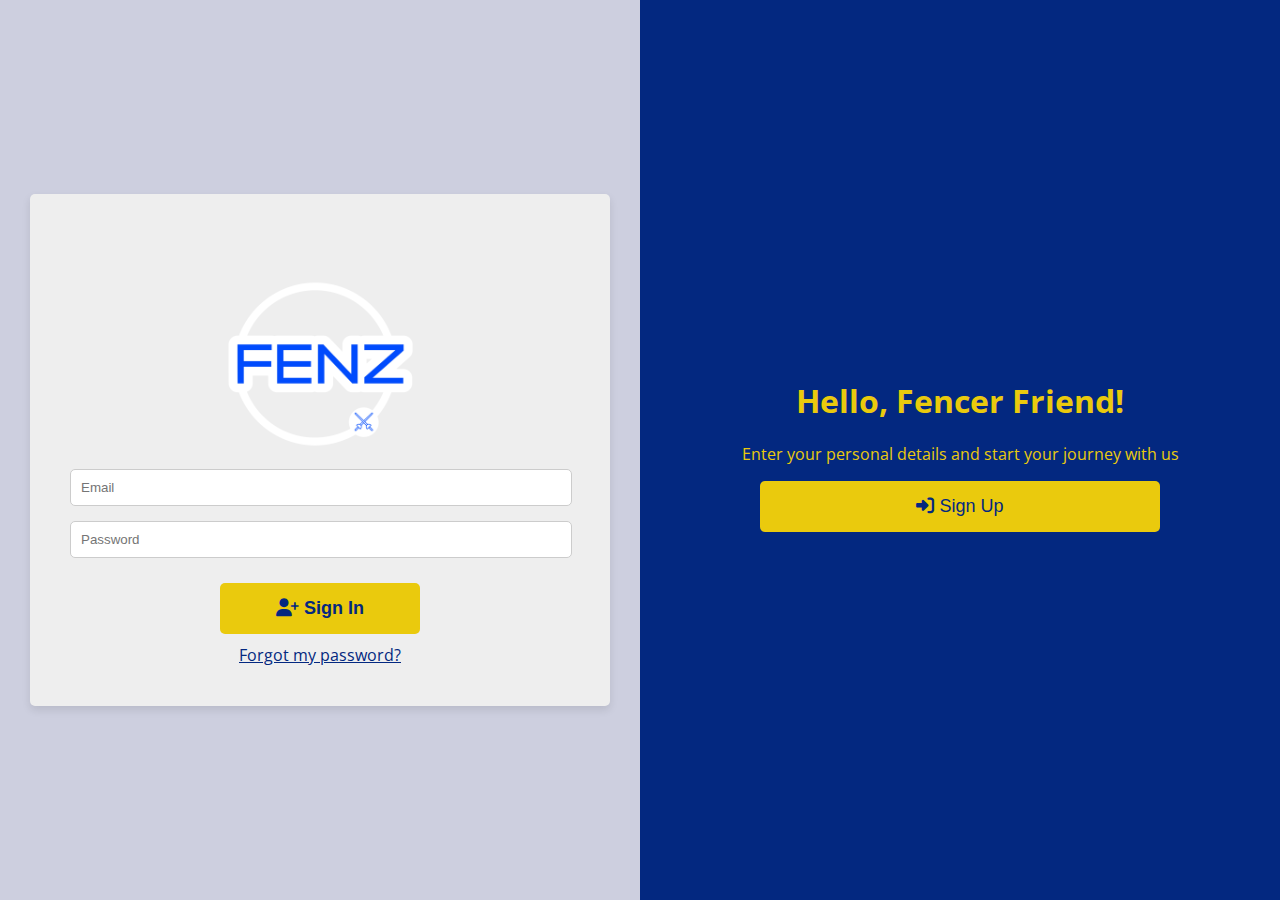
<file: fenzApp/src/main/resources/static/index.html>
<!DOCTYPE html>
<html lang="en">
<head>
    <meta charset="UTF-8">
    <meta name="viewport" content="width=device-width, initial-scale=1.0">
    <title>Welcome Page</title>
    <link rel="stylesheet" href="stylesheet.css">
    <script src="https://code.jquery.com/jquery-3.6.0.min.js"></script>
    <link href="https://fonts.googleapis.com/css2?family=Open+Sans:wght@400;600&display=swap" rel="stylesheet">
    <link href="https://cdnjs.cloudflare.com/ajax/libs/font-awesome/6.1.1/css/all.min.css" rel="stylesheet">
</head>
<body>
<div class="split left">
    <div class="form-container">
        <img src="logo.png" alt="Fenz Logo" class="logo">
        <form id="loginForm">
            <input type="email" placeholder="Email" required>
            <input type="password" placeholder="Password" required>
            <button type="submit"><i class="fa fa-user-plus"></i> Sign In</button>
            <a href="path-to-reset-password" class="forgot-password">Forgot my password?</a>
        </form>
    </div>
</div>
<div class="split right">
    <div class="centered">
        <h1>Hello, Fencer Friend!</h1>
        <p>Enter your personal details and start your journey with us</p>
        <button onClick="window.location.href='signup.html';"><i class="fa fa-sign-in-alt"></i> Sign Up</button>
    </div>
</div>
<script>
    $(document).ready(function() {
        $('#loginForm').on('submit', function(e) {
            e.preventDefault();

            var userData = {
                email: $('input[name="email"]').val(),
                password: $('input[name="password"]').val()
            };

            $.ajax({
                type: 'POST',
                url: '/login',
                contentType: 'application/json',
                data: JSON.stringify(userData),
                success: function(response) {

                },
                error: function(xhr, status, error) {

                    alert('Login failed: ' + error);
                }
            });
        });
    });
</script>
</body>
</html>
</file>
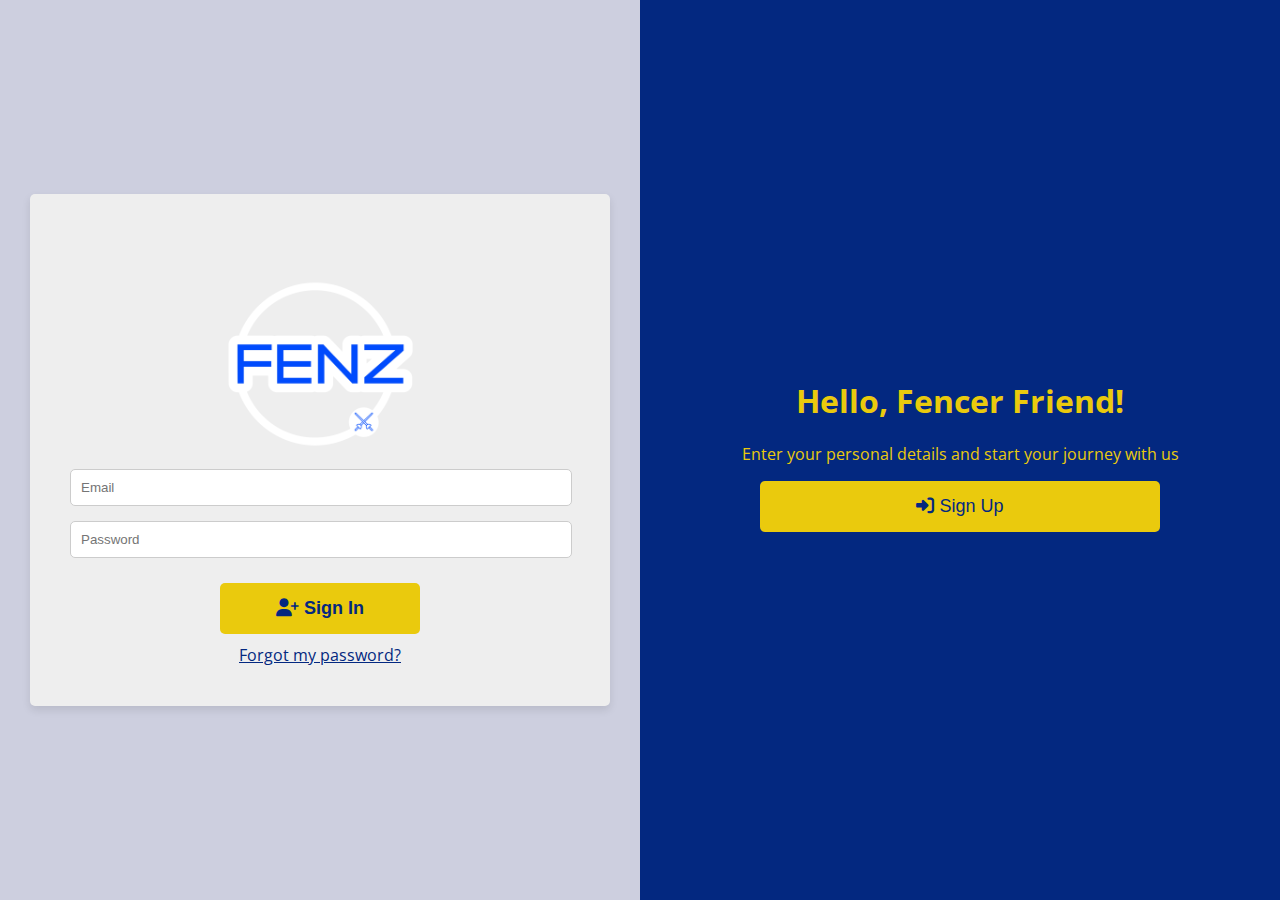
<file: fenzApp/src/main/resources/static/HTML/index.html>
<!DOCTYPE html>
<html lang="en">
<head>
    <meta charset="UTF-8">
    <meta name="viewport" content="width=device-width, initial-scale=1.0">
    <title>Welcome Page</title>
    <link rel="stylesheet" href="stylesheet.css">
    <script src="https://code.jquery.com/jquery-3.6.0.min.js"></script>
    <link href="https://fonts.googleapis.com/css2?family=Open+Sans:wght@400;600&display=swap" rel="stylesheet">
    <link href="https://cdnjs.cloudflare.com/ajax/libs/font-awesome/6.1.1/css/all.min.css" rel="stylesheet">
</head>
<body>
<div class="split left">
    <div class="form-container">
        <img src="logo.png" alt="Fenz Logo" class="logo">
        <form id="loginForm">
            <input type="email" placeholder="Email" required>
            <input type="password" placeholder="Password" required>
            <button type="submit"><i class="fa fa-user-plus"></i> Sign In</button>
            <a href="path-to-reset-password" class="forgot-password">Forgot my password?</a>
        </form>
    </div>
</div>
<div class="split right">
    <div class="centered">
        <h1>Hello, Fencer Friend!</h1>
        <p>Enter your personal details and start your journey with us</p>
        <button onClick="window.location.href='signup.html';"><i class="fa fa-sign-in-alt"></i> Sign Up</button>
    </div>
</div>
<script>
    $(document).ready(function() {
        $('#loginForm').on('submit', function(e) {
            e.preventDefault();

            var userData = {
                email: $('input[name="email"]').val(),
                password: $('input[name="password"]').val()
            };

            $.ajax({
                type: 'POST',
                url: '/login',
                contentType: 'application/json',
                data: JSON.stringify(userData),
                success: function(response) {

                },
                error: function(xhr, status, error) {

                    alert('Login failed: ' + error);
                }
            });
        });
    });
</script>
</body>
</html>
</file>
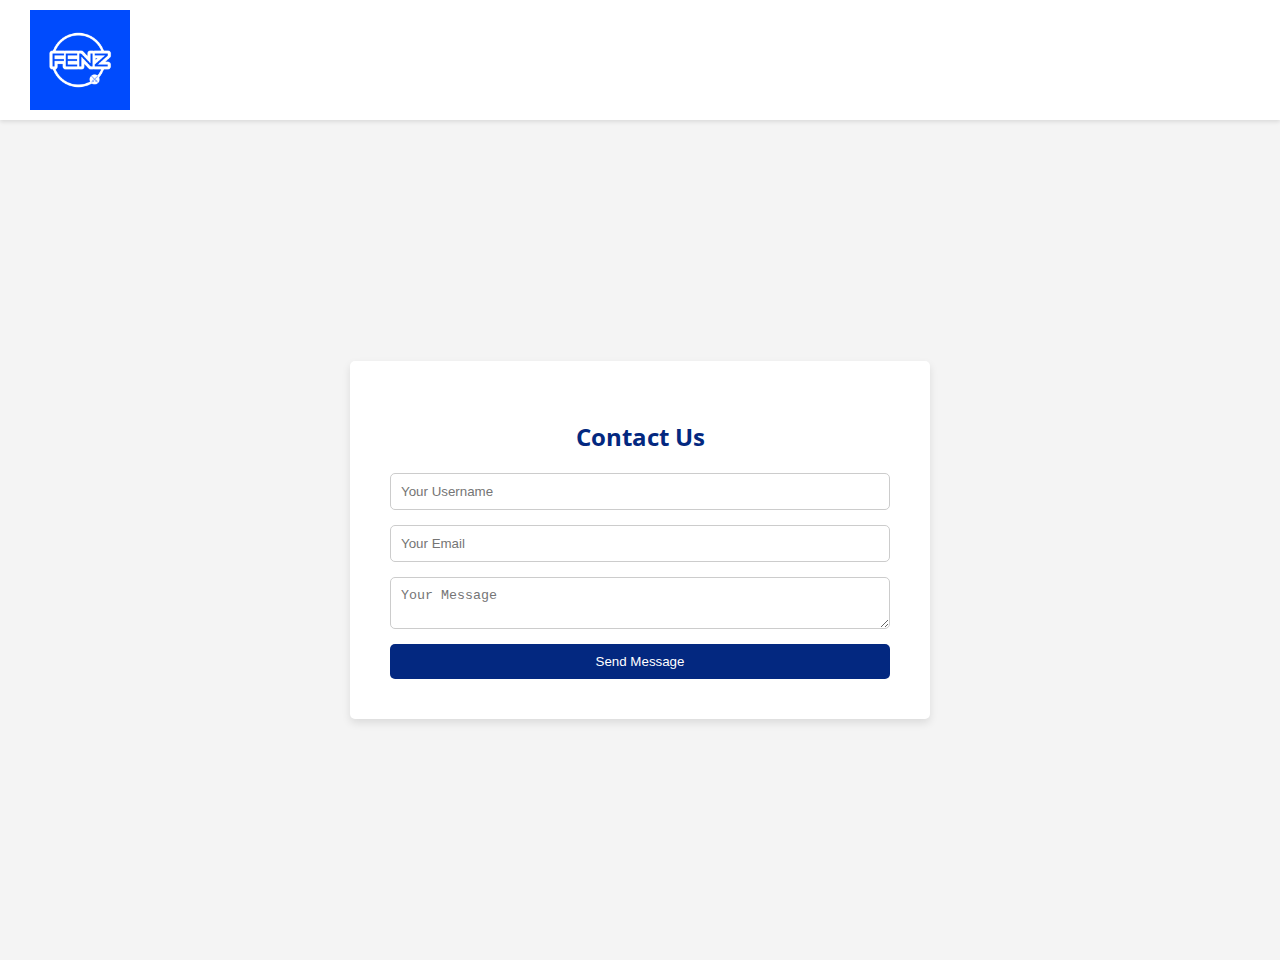
<file: fenzApp/src/main/resources/static/ContactUs.html>
<!DOCTYPE html>
<html lang="en">
<head>
  <meta charset="UTF-8">
  <meta name="viewport" content="width=device-width, initial-scale=1.0">
  <title>Contact Us - Fenz</title>
  <link rel="stylesheet" href="stylesheet2.css">
  <script src="https://code.jquery.com/jquery-3.6.0.min.js"></script>
  <link href="https://fonts.googleapis.com/css2?family=Open+Sans:wght@400;600&display=swap" rel="stylesheet">
</head>
<body>
<header>
  <img src="logo2.png" alt="Fenz Logo" class="logo-header">
</header>
<main>
  <div class="contact-form-container">
    <h2>Contact Us</h2>
    <form id="contactForm">
      <input type="text" name="username" placeholder="Your Username" required>
      <input type="email" name="email" placeholder="Your Email" required>
      <textarea name="message" placeholder="Your Message" required></textarea>
      <button type="submit">Send Message</button>
    </form>
  </div>
</main>
<script>
  $(document).ready(function() {
    $('#contactForm').on('submit', function(e) {
      e.preventDefault();

      var contactData = {
        name: $('input[name="name"]').val(),
        email: $('input[name="email"]').val(),
        message: $('textarea[name="message"]').val()
      };

      $.ajax({
        type: 'POST',
        url: '/api/contact',
        contentType: 'application/json',
        data: JSON.stringify(contactData),
        success: function(response) {
          alert('Thank you for contacting us! We will get back to you soon.');
        },
        error: function(xhr) {
          var errorMessage = xhr.responseJSON ? xhr.responseJSON.join("; ") : "Something went wrong, please try again.";
          alert(errorMessage);
        }
      });
    });
  });
</script>
</body>
</html>
</file>
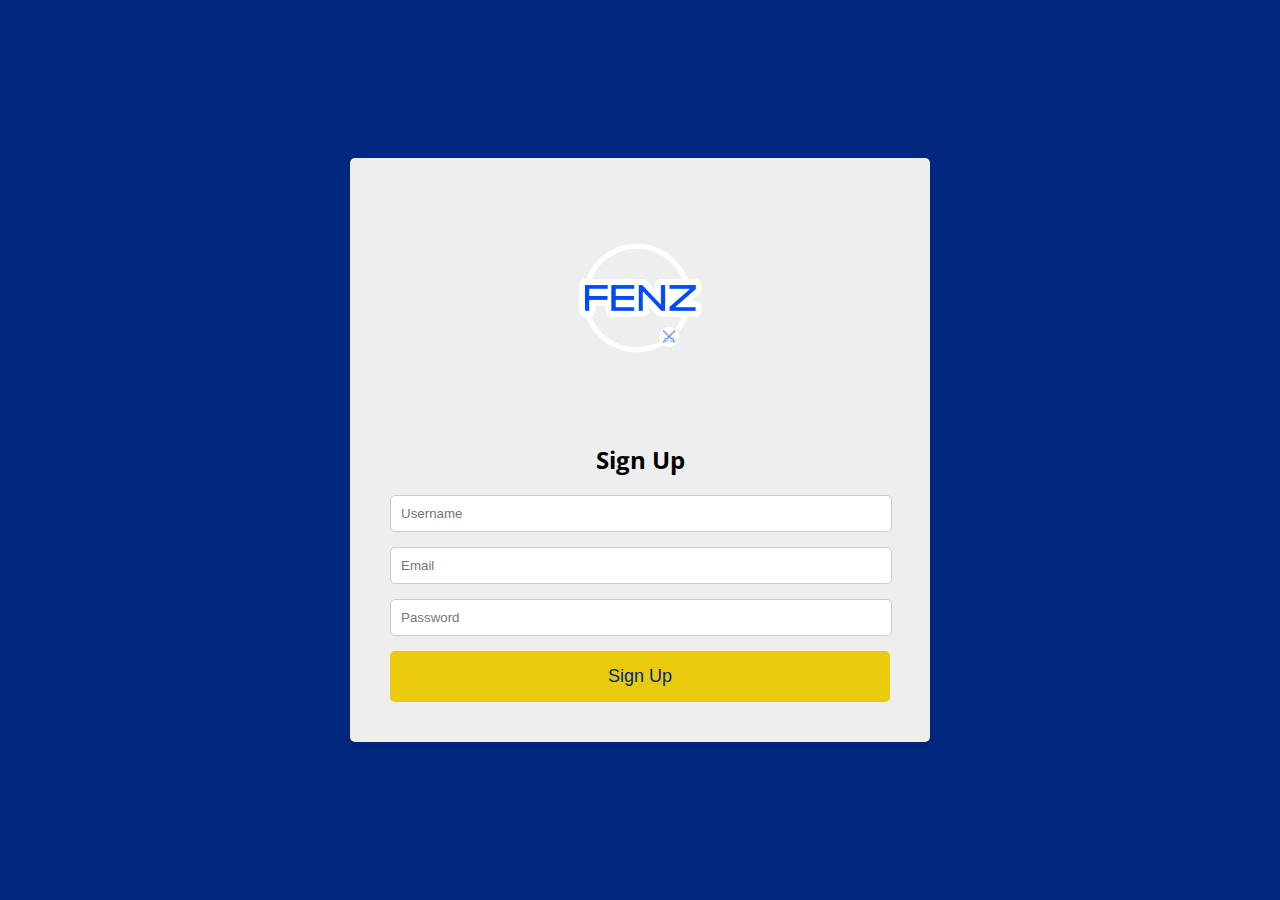
<file: fenzApp/src/main/resources/static/signup.html>
<!DOCTYPE html>
<html lang="en">
<head>
  <meta charset="UTF-8">
  <meta name="viewport" content="width=device-width, initial-scale=1.0">
  <title>Sign Up Page</title>
  <link rel="stylesheet" href="stylesheet.css">
  <script src="https://code.jquery.com/jquery-3.6.0.min.js"></script>
  <link href="https://fonts.googleapis.com/css2?family=Open+Sans:wght@400;600&display=swap" rel="stylesheet">
</head>
<body class="full-background">
<div class="form-box">
  <img src="logo.png" alt="Fenz Logo" class="logo-signup">
  <h2>Sign Up</h2>
  <form id="signupForm">
    <input type="text" placeholder="Username" required>
    <input type="email" placeholder="Email" required>
    <input type="password" placeholder="Password" required>
    <button type="submit"><i class="fa fa-user-plus"></i> Sign Up</button>
  </form>
</div>
<script>
  $(document).ready(function() {
    $('#signupForm').on('submit', function(e) {
      e.preventDefault();

      var registrationData = {
        username: $('input[name="username"]').val(),
        email: $('input[name="email"]').val(),
        password: $('input[name="password"]').val()
      };

      $.ajax({
        type: 'POST',
        url: '/signup', // URL to endpoint
        contentType: 'application/json',
        data: JSON.stringify(registrationData),
        success: function(response) {

          alert('Signup successful!');
          window.location.href = '/index';
        },
        error: function(xhr, status, error) {
          alert('Signup failed: ' + xhr.responseJSON.join("; "));
        }
      });
    });
  });
</script>
</body>
</html>
</file>
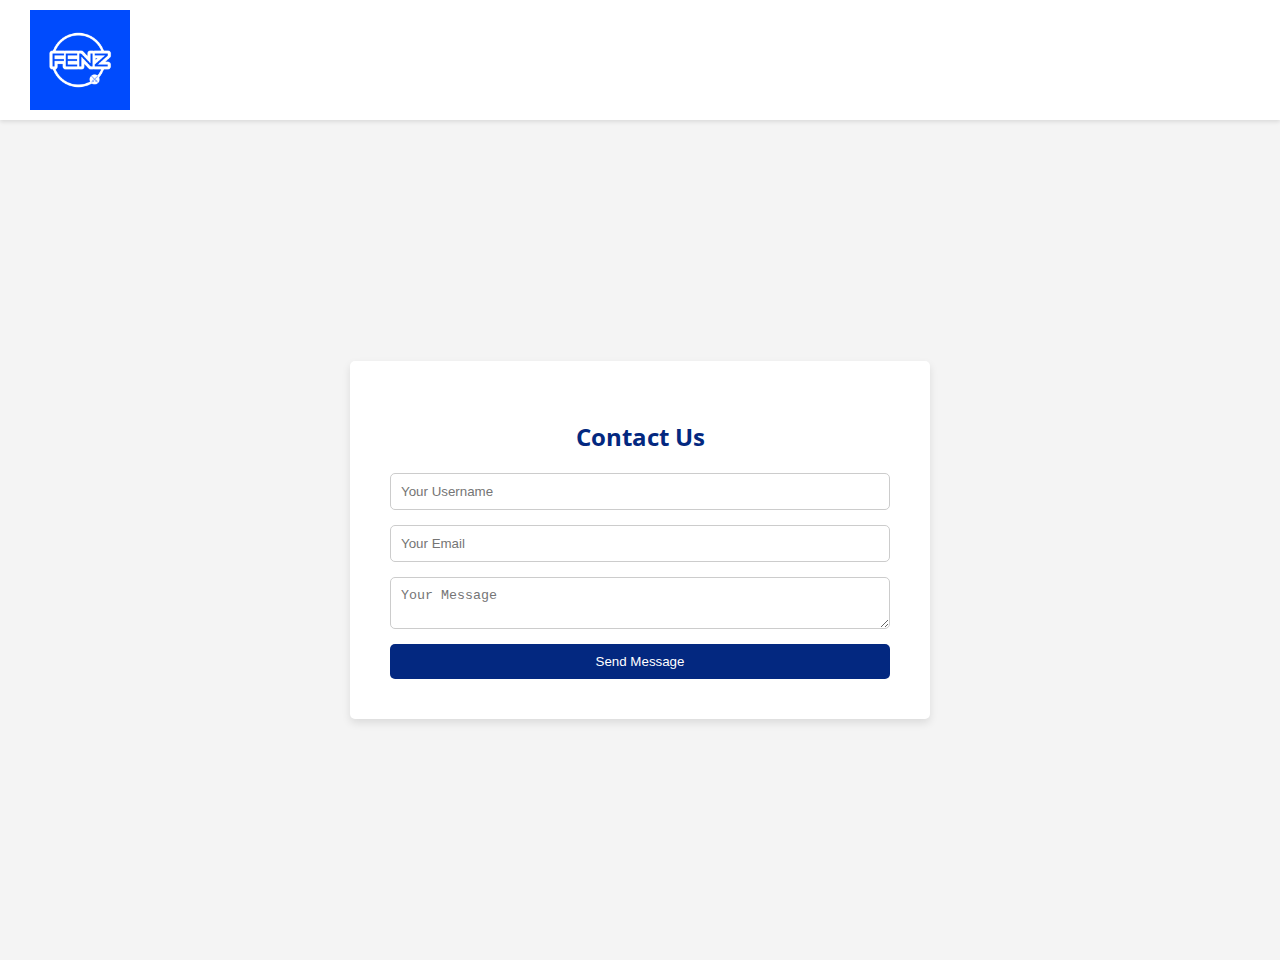
<file: fenzApp/src/main/resources/static/HTML/ContactUs.html>
<!DOCTYPE html>
<html lang="en">
<head>
  <meta charset="UTF-8">
  <meta name="viewport" content="width=device-width, initial-scale=1.0">
  <title>Contact Us - Fenz</title>
  <link rel="stylesheet" href="stylesheet2.css">
  <script src="https://code.jquery.com/jquery-3.6.0.min.js"></script>
  <link href="https://fonts.googleapis.com/css2?family=Open+Sans:wght@400;600&display=swap" rel="stylesheet">
</head>
<body>
<header>
  <img src="logo2.png" alt="Fenz Logo" class="logo-header">
</header>
<main>
  <div class="contact-form-container">
    <h2>Contact Us</h2>
    <form id="contactForm">
      <input type="text" name="username" placeholder="Your Username" required>
      <input type="email" name="email" placeholder="Your Email" required>
      <textarea name="message" placeholder="Your Message" required></textarea>
      <button type="submit">Send Message</button>
    </form>
  </div>
</main>
<script>
  $(document).ready(function() {
    $('#contactForm').on('submit', function(e) {
      e.preventDefault();

      var contactData = {
        name: $('input[name="name"]').val(),
        email: $('input[name="email"]').val(),
        message: $('textarea[name="message"]').val()
      };

      $.ajax({
        type: 'POST',
        url: '/api/contact',
        contentType: 'application/json',
        data: JSON.stringify(contactData),
        success: function(response) {
          alert('Thank you for contacting us! We will get back to you soon.');
        },
        error: function(xhr) {
          var errorMessage = xhr.responseJSON ? xhr.responseJSON.join("; ") : "Something went wrong, please try again.";
          alert(errorMessage);
        }
      });
    });
  });
</script>
</body>
</html>
</file>
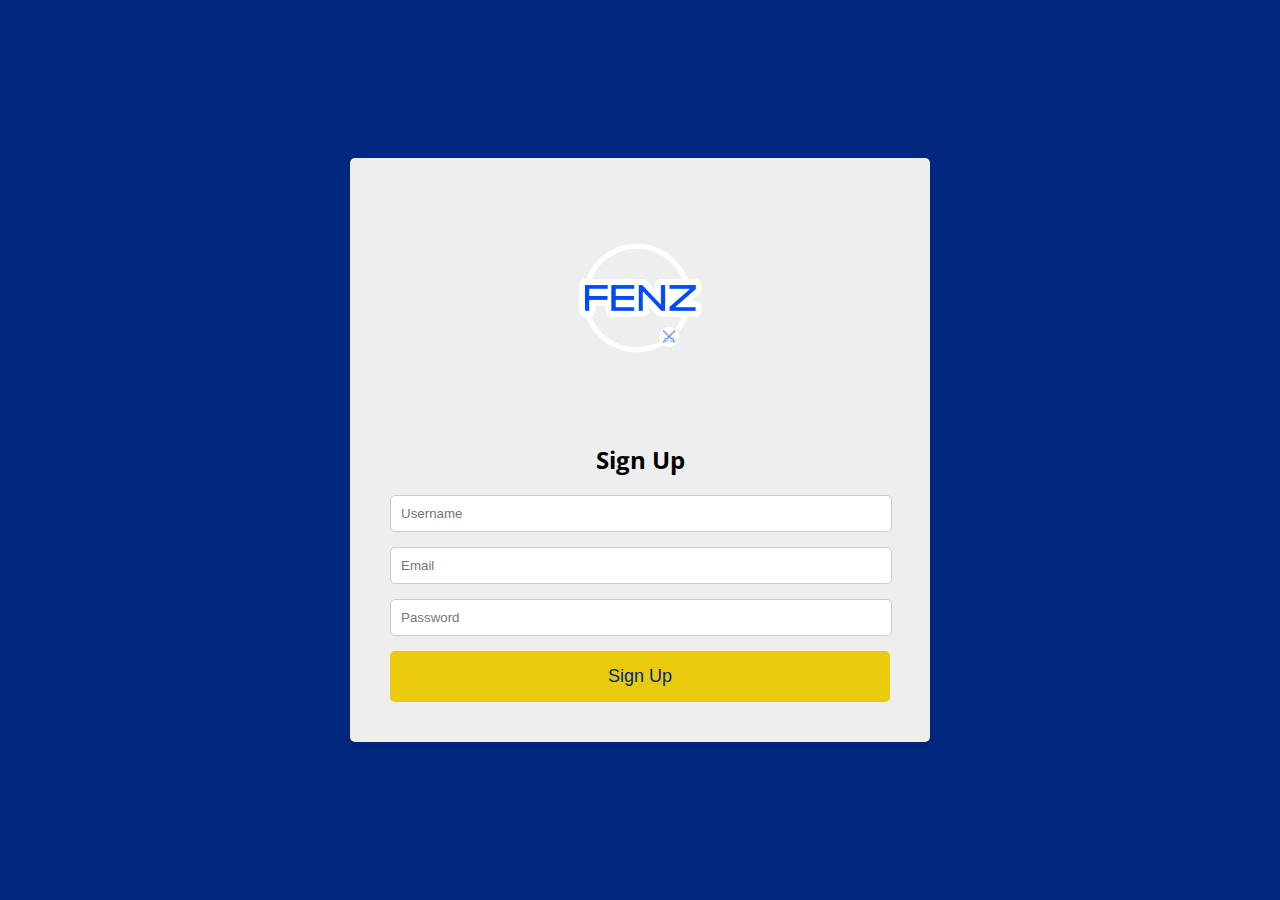
<file: fenzApp/src/main/resources/static/HTML/signup.html>
<!DOCTYPE html>
<html lang="en">
<head>
  <meta charset="UTF-8">
  <meta name="viewport" content="width=device-width, initial-scale=1.0">
  <title>Sign Up Page</title>
  <link rel="stylesheet" href="stylesheet.css">
  <script src="https://code.jquery.com/jquery-3.6.0.min.js"></script>
  <link href="https://fonts.googleapis.com/css2?family=Open+Sans:wght@400;600&display=swap" rel="stylesheet">
</head>
<body class="full-background">
<div class="form-box">
  <img src="logo.png" alt="Fenz Logo" class="logo-signup">
  <h2>Sign Up</h2>
  <form id="signupForm">
    <input type="text" placeholder="Username" required>
    <input type="email" placeholder="Email" required>
    <input type="password" placeholder="Password" required>
    <button type="submit"><i class="fa fa-user-plus"></i> Sign Up</button>
  </form>
</div>
<script>
  $(document).ready(function() {
    $('#signupForm').on('submit', function(e) {
      e.preventDefault();

      var registrationData = {
        username: $('input[name="username"]').val(),
        email: $('input[name="email"]').val(),
        password: $('input[name="password"]').val()
      };

      $.ajax({
        type: 'POST',
        url: '/signup', // URL to endpoint
        contentType: 'application/json',
        data: JSON.stringify(registrationData),
        success: function(response) {

          alert('Signup successful!');
          window.location.href = '/index';
        },
        error: function(xhr, status, error) {
          alert('Signup failed: ' + xhr.responseJSON.join("; "));
        }
      });
    });
  });
</script>
</body>
</html>
</file>
<file: fenzApp/src/main/resources/static/stylesheet.css>
/* General styles */
body, html {
    height: 100%;
    margin: 0;
    font-family: 'Open Sans', sans-serif;
}

.full-background {
    background-color: #032880;
    display: flex;
    align-items: center;
    justify-content: center;
    height: 100vh;
}


.form-box {
    background: #eeeeee;
    padding: 40px;
    border-radius: 5px;
    box-shadow: 0 4px 8px rgba(0,0,0,0.1);
    width: 100%;
    max-width: 500px;
    text-align: center;
}


.logo-signup {
    max-width: 200px;
    margin-bottom: 20px;
}


input[type=text],
input[type=email],
input[type=password] {
    width: calc(100% - 20px);
    padding: 10px;
    margin-bottom: 15px;
    border: 1px solid #ccc;
    border-radius: 5px;
}

button {
    background-color: #eaca0d;
    color: #032880;
    padding: 15px 20px;
    border: none;
    cursor: pointer;
    border-radius: 5px;
    font-size: 18px;
    display: block;
    width: 100%;
    box-shadow: none;
}

button:hover {
    background-color: #d1b108;
}


.split {
    width: 50%;
    height: 100%;
    position: fixed;
    top: 0;
    display: flex;
    align-items: center;
    justify-content: center;
}

.left {
    left: 0;
    background-color: #cdcfdf;
    justify-content: center;
}

.right {
    right: 0;
    background-color: #032880;
    color: #eaca0d;
    flex-direction: column;
    justify-content: center;
}

.right button {
    max-width: 400px;
    margin: 10px auto;
    display: block;
}

.centered, .form-container {
    text-align: center;
    width: 100%;
}


.form-container {
    background: #eeeeee;
    padding: 40px;
    border-radius: 5px;
    box-shadow: 0 4px 8px rgba(0,0,0,0.1);
    max-width: 500px;
    text-align: center;
    justify-content: center;

}

.logo {
    margin-top: -20px;
    max-width: 300px;
    margin-bottom: -50px;
}

.form-container button {
    background-color: #eaca0d;
    color: #032880;
    padding: 15px 20px;
    border: none;
    cursor: pointer;
    border-radius: 5px;
    font-size: 18px;
    display: block;
    max-width: 200px;
    margin: 10px auto;
    font-weight: 600;
}

.forgot-password {
    display: block;
    margin-top: 10px;
    text-align: center;
    color: #032880;
    text-decoration: underline;
}

.forgot-password:hover {
    text-decoration: none;
    color: #eaca0d;
}
</file>
<file: fenzApp/src/main/resources/static/HTML/stylesheet.css>
/* General styles */
body, html {
    height: 100%;
    margin: 0;
    font-family: 'Open Sans', sans-serif;
}

.full-background {
    background-color: #032880;
    display: flex;
    align-items: center;
    justify-content: center;
    height: 100vh;
}


.form-box {
    background: #eeeeee;
    padding: 40px;
    border-radius: 5px;
    box-shadow: 0 4px 8px rgba(0,0,0,0.1);
    width: 100%;
    max-width: 500px;
    text-align: center;
}


.logo-signup {
    max-width: 200px;
    margin-bottom: 20px;
}


input[type=text],
input[type=email],
input[type=password] {
    width: calc(100% - 20px);
    padding: 10px;
    margin-bottom: 15px;
    border: 1px solid #ccc;
    border-radius: 5px;
}

button {
    background-color: #eaca0d;
    color: #032880;
    padding: 15px 20px;
    border: none;
    cursor: pointer;
    border-radius: 5px;
    font-size: 18px;
    display: block;
    width: 100%;
    box-shadow: none;
}

button:hover {
    background-color: #d1b108;
}


.split {
    width: 50%;
    height: 100%;
    position: fixed;
    top: 0;
    display: flex;
    align-items: center;
    justify-content: center;
}

.left {
    left: 0;
    background-color: #cdcfdf;
    justify-content: center;
}

.right {
    right: 0;
    background-color: #032880;
    color: #eaca0d;
    flex-direction: column;
    justify-content: center;
}

.right button {
    max-width: 400px;
    margin: 10px auto;
    display: block;
}

.centered, .form-container {
    text-align: center;
    width: 100%;
}


.form-container {
    background: #eeeeee;
    padding: 40px;
    border-radius: 5px;
    box-shadow: 0 4px 8px rgba(0,0,0,0.1);
    max-width: 500px;
    text-align: center;
    justify-content: center;

}

.logo {
    margin-top: -20px;
    max-width: 300px;
    margin-bottom: -50px;
}

.form-container button {
    background-color: #eaca0d;
    color: #032880;
    padding: 15px 20px;
    border: none;
    cursor: pointer;
    border-radius: 5px;
    font-size: 18px;
    display: block;
    max-width: 200px;
    margin: 10px auto;
    font-weight: 600;
}

.forgot-password {
    display: block;
    margin-top: 10px;
    text-align: center;
    color: #032880;
    text-decoration: underline;
}

.forgot-password:hover {
    text-decoration: none;
    color: #eaca0d;
}
</file>
<file: fenzApp/src/main/resources/static/stylesheet2.css>
body, html {
    height: 100%;
    margin: 0;
    font-family: 'Open Sans', sans-serif;
    background: #f4f4f4;
}

header {
    padding: 10px;
    background: #ffffff;
    box-shadow: 0 2px 4px rgba(0,0,0,0.1);
    display: flex;
    align-items: center;
}

.logo-header {
    height: 100px; /* Increase the height */
    width: auto; /* Maintain the aspect ratio */
    margin-left: 20px;
}


main {
    display: flex;
    justify-content: center;
    align-items: center;
    height: calc(100vh - 60px);
}

.logo {
    margin-top: -20px;
    max-width: 300px;
    margin-bottom: -50px;
}

.contact-form-container {
    background: #ffffff;
    padding: 40px;
    border-radius: 5px;
    box-shadow: 0 4px 8px rgba(0,0,0,0.1);
    width: 100%;
    max-width: 500px;
    margin: 20px auto;
}

.contact-form-container h2 {
    color: #032880;
    text-align: center;
    margin-bottom: 20px;
}

.contact-form-container form {
    display: flex;
    flex-direction: column;
}

.contact-form-container input,
.contact-form-container textarea {
    padding: 10px;
    margin-bottom: 15px;
    border: 1px solid #ccc;
    border-radius: 5px;
}

.contact-form-container button {
    padding: 10px;
    background-color: #032880;
    color: white;
    border: none;
    cursor: pointer;
    border-radius: 5px;
    transition: background-color 0.3s ease;
}

.contact-form-container button:hover {
    background-color: #eaca0d;
}
</file>
<file: fenzApp/src/main/resources/static/HTML/stylesheet2.css>
body, html {
    height: 100%;
    margin: 0;
    font-family: 'Open Sans', sans-serif;
    background: #f4f4f4;
}

header {
    padding: 10px;
    background: #ffffff;
    box-shadow: 0 2px 4px rgba(0,0,0,0.1);
    display: flex;
    align-items: center;
}

.logo-header {
    height: 100px; /* Increase the height */
    width: auto; /* Maintain the aspect ratio */
    margin-left: 20px;
}


main {
    display: flex;
    justify-content: center;
    align-items: center;
    height: calc(100vh - 60px);
}

.logo {
    margin-top: -20px;
    max-width: 300px;
    margin-bottom: -50px;
}

.contact-form-container {
    background: #ffffff;
    padding: 40px;
    border-radius: 5px;
    box-shadow: 0 4px 8px rgba(0,0,0,0.1);
    width: 100%;
    max-width: 500px;
    margin: 20px auto;
}

.contact-form-container h2 {
    color: #032880;
    text-align: center;
    margin-bottom: 20px;
}

.contact-form-container form {
    display: flex;
    flex-direction: column;
}

.contact-form-container input,
.contact-form-container textarea {
    padding: 10px;
    margin-bottom: 15px;
    border: 1px solid #ccc;
    border-radius: 5px;
}

.contact-form-container button {
    padding: 10px;
    background-color: #032880;
    color: white;
    border: none;
    cursor: pointer;
    border-radius: 5px;
    transition: background-color 0.3s ease;
}

.contact-form-container button:hover {
    background-color: #eaca0d;
}
</file>
